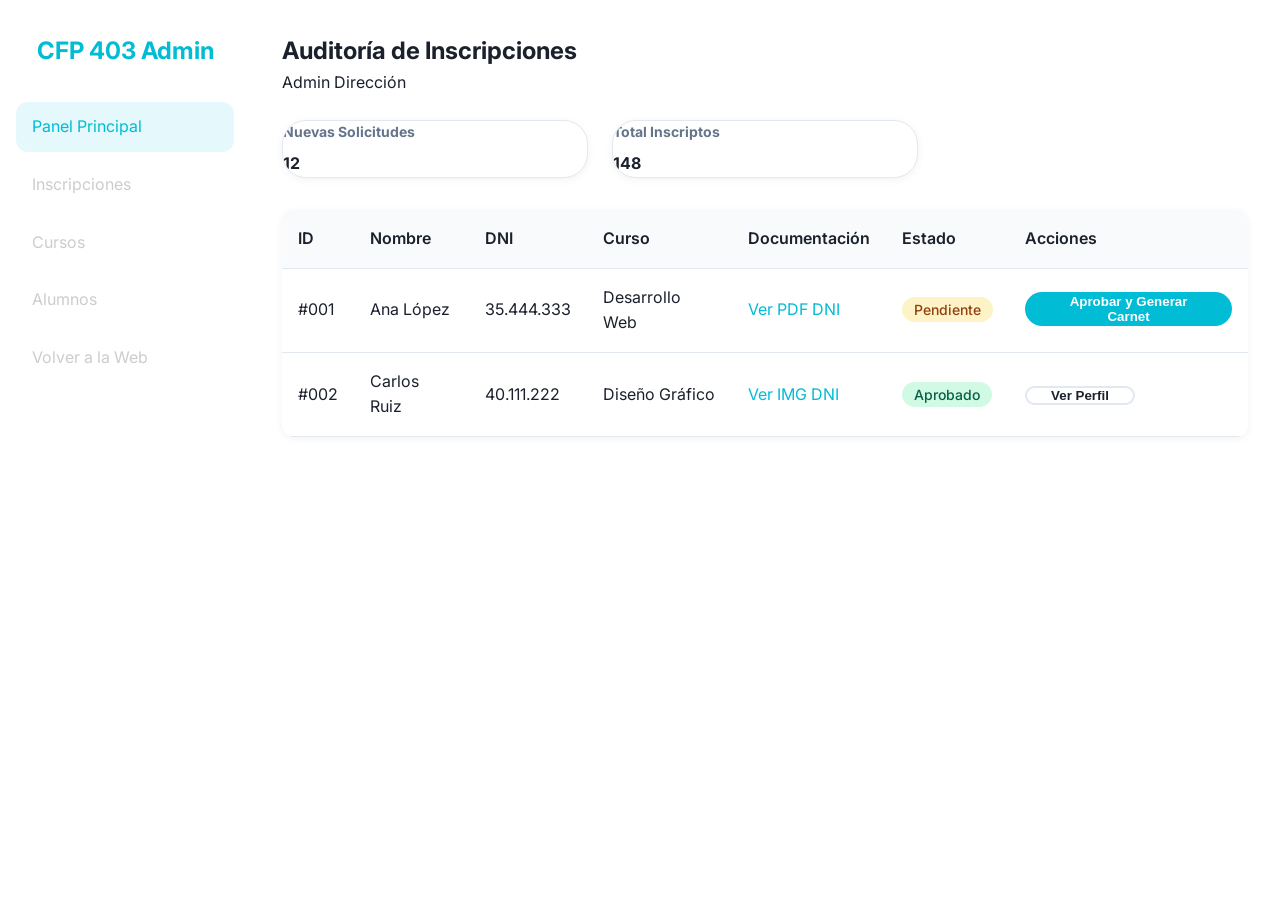
<file: dashboard-admin.html>
<!DOCTYPE html>
<html lang="es">
<head>
    <meta charset="UTF-8">
    <meta name="viewport" content="width=device-width, initial-scale=1.0">
    <title>Panel de Administración | CFP N° 403</title>
    <link href="https://fonts.googleapis.com/css2?family=Inter:wght@300;400;500;600;700&display=swap" rel="stylesheet">
    <link rel="stylesheet" href="css/styles.css">
    <style>
        /* Estilos específicos del Dashboard integrados temporalmente o movidos a styles.css luego */
        body { background-color: var(--color-bg); }
        .dashboard-layout { display: flex; min-height: 100vh; }
        .sidebar { width: 250px; background-color: var(--color-dark); color: white; padding: 2rem 1rem; }
        .sidebar-logo { color: var(--color-primary); font-size: 1.5rem; font-weight: 700; margin-bottom: 2rem; text-align: center; }
        .sidebar-menu { list-style: none; padding: 0; }
        .sidebar-menu li { margin-bottom: 0.5rem; }
        .sidebar-menu a { color: #ccc; text-decoration: none; padding: 0.75rem 1rem; display: block; border-radius: var(--border-radius); transition: all 0.2s; }
        .sidebar-menu a:hover, .sidebar-menu a.active { background-color: rgba(0, 188, 212, 0.1); color: var(--color-primary); }
        .main-content { flex: 1; padding: 2rem; overflow-y: auto; }
        
        .table-container { background: white; border-radius: var(--border-radius); box-shadow: var(--shadow-sm); overflow: hidden; margin-top: 2rem; }
        .admin-table { width: 100%; border-collapse: collapse; }
        .admin-table th, .admin-table td { padding: 1rem; text-align: left; border-bottom: 1px solid var(--color-border); }
        .admin-table th { background-color: #f9fafb; font-weight: 600; color: var(--color-text-light); }
        .admin-table tr:hover { background-color: #f9fafb; }
        
        .status-badge { padding: 0.25rem 0.75rem; border-radius: 999px; font-size: 0.875rem; font-weight: 500; }
        .status-pending { background-color: #fef3c7; color: #92400e; }
        .status-approved { background-color: #d1fae5; color: #065f46; }
        
        .modal { display: none; position: fixed; inset: 0; background: rgba(0,0,0,0.5); align-items: center; justify-content: center; z-index: 1000; }
        .modal.active { display: flex; }
        .modal-content { background: white; padding: 2rem; border-radius: var(--border-radius); width: 90%; max-width: 500px; }
        .qr-placeholder { background: #f3f4f6; width: 200px; height: 200px; margin: 1rem auto; display: flex; align-items: center; justify-content: center; border: 2px dashed #d1d5db; border-radius: var(--border-radius); }
    </style>
</head>
<body>
    <div class="dashboard-layout">
        <!-- Sidebar -->
        <aside class="sidebar">
            <div class="sidebar-logo">CFP 403 Admin</div>
            <ul class="sidebar-menu">
                <li><a href="#" class="active">Panel Principal</a></li>
                <li><a href="#">Inscripciones</a></li>
                <li><a href="#">Cursos</a></li>
                <li><a href="#">Alumnos</a></li>
                <li><a href="index.html">Volver a la Web</a></li>
            </ul>
        </aside>

        <!-- Main Content -->
        <main class="main-content">
            <header class="d-flex justify-content-between align-items-center mb-4">
                <h2>Auditoría de Inscripciones</h2>
                <div class="admin-profile">
                    <span>Admin Dirección</span>
                </div>
            </header>

            <div class="stats-grid grid grid-3">
                <div class="card p-4 border-l-primary">
                    <h3 class="text-gray text-sm">Nuevas Solicitudes</h3>
                    <p class="text-3xl font-bold mt-2">12</p>
                </div>
                <div class="card p-4">
                    <h3 class="text-gray text-sm">Total Inscriptos</h3>
                    <p class="text-3xl font-bold mt-2">148</p>
                </div>
            </div>

            <!-- Table -->
            <div class="table-container">
                <table class="admin-table">
                    <thead>
                        <tr>
                            <th>ID</th>
                            <th>Nombre</th>
                            <th>DNI</th>
                            <th>Curso</th>
                            <th>Documentación</th>
                            <th>Estado</th>
                            <th>Acciones</th>
                        </tr>
                    </thead>
                    <tbody>
                        <tr>
                            <td>#001</td>
                            <td>Ana López</td>
                            <td>35.444.333</td>
                            <td>Desarrollo Web</td>
                            <td><a href="#" class="text-primary" onclick="viewDocument('dni_ana.pdf')">Ver PDF DNI</a></td>
                            <td><span class="status-badge status-pending">Pendiente</span></td>
                            <td>
                                <button class="btn btn-sm btn-primary" onclick="generateCarnet('35444333', 'Ana López')">Aprobar y Generar Carnet</button>
                            </td>
                        </tr>
                        <tr>
                            <td>#002</td>
                            <td>Carlos Ruiz</td>
                            <td>40.111.222</td>
                            <td>Diseño Gráfico</td>
                            <td><a href="#" class="text-primary">Ver IMG DNI</a></td>
                            <td><span class="status-badge status-approved">Aprobado</span></td>
                            <td>
                                <button class="btn btn-sm btn-outline">Ver Perfil</button>
                            </td>
                        </tr>
                    </tbody>
                </table>
            </div>
        </main>
    </div>

    <!-- Modal Generador de Carnet -->
    <div class="modal" id="carnetModal">
        <div class="modal-content text-center">
            <h3>Carnet Virtual Generado</h3>
            <p class="mt-2 text-gray" id="carnetName">Alumno: </p>
            <div class="qr-placeholder">
                <span class="text-gray">[ QR Code Hash DNI ]</span>
            </div>
            <p class="text-sm text-gray mb-4">Este código es único e irrepetible para el alumno.</p>
            <button class="btn btn-primary" onclick="document.getElementById('carnetModal').classList.remove('active')">Cerrar</button>
        </div>
    </div>

    <script>
        // Simulador de funciones de admin
        function viewDocument(docName) {
            alert("Simulando visualizador seguro del documento: " + docName);
        }

        function generateCarnet(dni, nombre) {
            document.getElementById('carnetName').innerText = "Alumno: " + nombre + " (DNI: " + dni + ")";
            document.getElementById('carnetModal').classList.add('active');
            
            // Aquí iría el update vía fetch al backend para cambiar estado a Aprobado
        }
    </script>
</body>
</html>
</file>
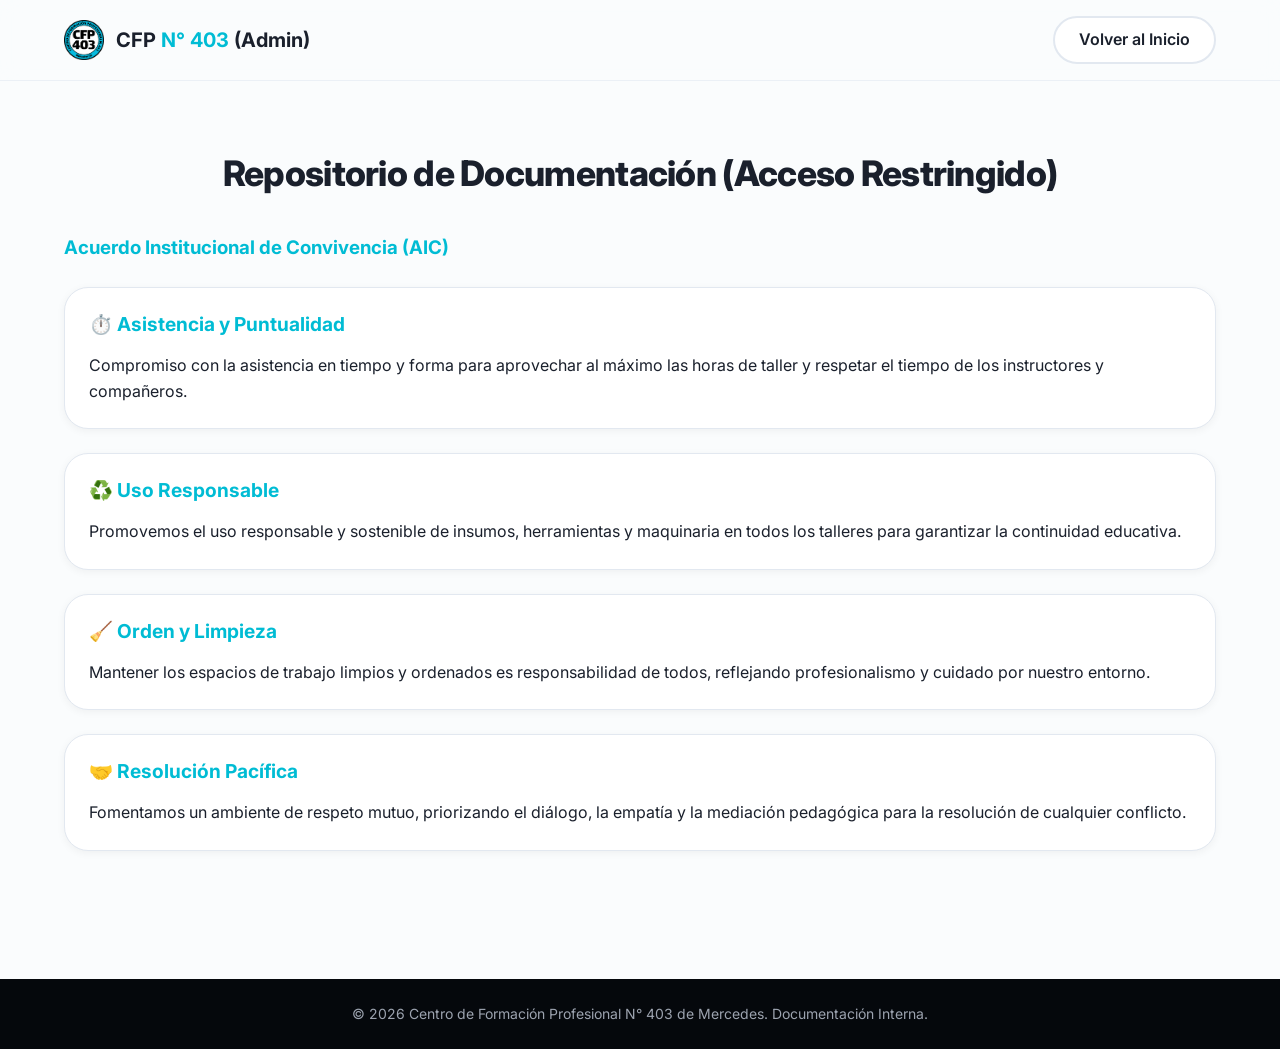
<file: dashboard-docs.html>
<!DOCTYPE html>
<html lang="es">
<head>
    <meta charset="UTF-8">
    <meta name="viewport" content="width=device-width, initial-scale=1.0">
    <title>Documentación Normativa | CFP N° 403</title>
    <link href="https://fonts.googleapis.com/css2?family=Inter:wght@300;400;600;700;800&display=swap" rel="stylesheet">
    <link rel="stylesheet" href="css/styles.css">
</head>
<body class="bg-light">
    <!-- Navbar Simple -->
    <header class="navbar">
        <div class="container nav-container">
            <div class="logo">
                <a href="index.html" class="d-flex align-items-center" style="display: flex; align-items: center; gap: 12px;">
                    <img src="img/LOGO CFP 403 CHICO (1).png" alt="Logo CFP 403" class="nav-logo">
                    <h1>CFP <span class="text-primary">N° 403</span> (Admin)</h1>
                </a>
            </div>
            <nav class="nav-links">
                <a href="index.html" class="btn btn-outline touch-target">Volver al Inicio</a>
            </nav>
        </div>
    </header>

    <main class="container py-5" style="padding: 4rem 1.5rem; min-height: 70vh;">
        <h2 class="section-title text-center mb-5">Repositorio de Documentación (Acceso Restringido)</h2>
        
        <!-- Convivencia Institucional (AIC) -->
        <section id="aic" class="mb-5">
            <h3 class="mb-4 text-primary">Acuerdo Institucional de Convivencia (AIC)</h3>
            <div class="grid grid-2">
                <div class="card p-4">
                    <div class="card-content">
                        <h3 class="text-primary mb-2">⏱️ Asistencia y Puntualidad</h3>
                        <p>Compromiso con la asistencia en tiempo y forma para aprovechar al máximo las horas de taller y respetar el tiempo de los instructores y compañeros.</p>
                    </div>
                </div>
                <div class="card p-4">
                    <div class="card-content">
                        <h3 class="text-primary mb-2">♻️ Uso Responsable</h3>
                        <p>Promovemos el uso responsable y sostenible de insumos, herramientas y maquinaria en todos los talleres para garantizar la continuidad educativa.</p>
                    </div>
                </div>
                <div class="card p-4">
                    <div class="card-content">
                        <h3 class="text-primary mb-2">🧹 Orden y Limpieza</h3>
                        <p>Mantener los espacios de trabajo limpios y ordenados es responsabilidad de todos, reflejando profesionalismo y cuidado por nuestro entorno.</p>
                    </div>
                </div>
                <div class="card p-4">
                    <div class="card-content">
                        <h3 class="text-primary mb-2">🤝 Resolución Pacífica</h3>
                        <p>Fomentamos un ambiente de respeto mutuo, priorizando el diálogo, la empatía y la mediación pedagógica para la resolución de cualquier conflicto.</p>
                    </div>
                </div>
            </div>
        </section>
    </main>

    <!-- Footer Simple -->
    <footer class="footer-bottom mt-5">
        <div class="container">
            <p>&copy; 2026 Centro de Formación Profesional N° 403 de Mercedes. Documentación Interna.</p>
        </div>
    </footer>
</body>
</html>
</file>
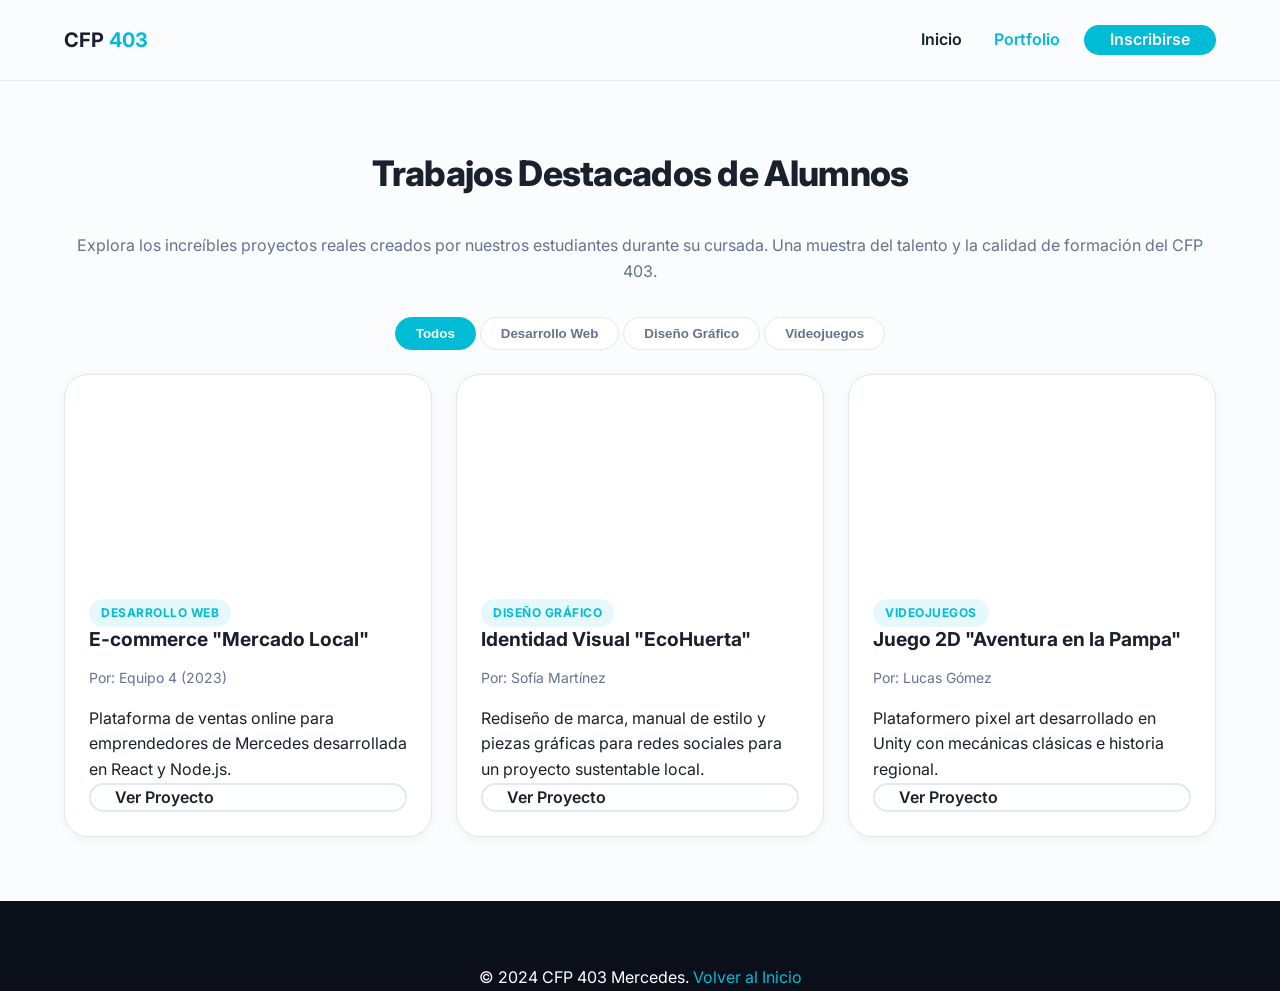
<file: portfolio.html>
<!DOCTYPE html>
<html lang="es">
<head>
    <meta charset="UTF-8">
    <meta name="viewport" content="width=device-width, initial-scale=1.0">
    <title>Portfolio de Alumnos | CFP N° 403 Mercedes</title>
    <link href="https://fonts.googleapis.com/css2?family=Inter:wght@300;400;600;700&display=swap" rel="stylesheet">
    <link rel="stylesheet" href="css/styles.css">
</head>
<body>
    <!-- Navbar -->
    <header class="navbar">
        <div class="container nav-container">
            <div class="logo">
                <a href="index.html">
                    <h1>CFP <span class="text-primary">403</span></h1>
                </a>
            </div>
            <nav class="nav-links">
                <a href="index.html">Inicio</a>
                <a href="portfolio.html" class="active">Portfolio</a>
                <a href="register.html" class="btn btn-primary">Inscribirse</a>
            </nav>
        </div>
    </header>

    <main class="section bg-light" style="min-height: 80vh;">
        <div class="container">
            <div class="text-center mb-5">
                <h2 class="section-title">Trabajos Destacados de Alumnos</h2>
                <p class="text-gray max-w-2xl mx-auto">Explora los increíbles proyectos reales creados por nuestros estudiantes durante su cursada. Una muestra del talento y la calidad de formación del CFP 403.</p>
            </div>

            <!-- Filtros de Portfolio -->
            <div class="portfolio-filters text-center mb-4">
                <button class="filter-btn active" data-filter="all">Todos</button>
                <button class="filter-btn" data-filter="web">Desarrollo Web</button>
                <button class="filter-btn" data-filter="diseno">Diseño Gráfico</button>
                <button class="filter-btn" data-filter="videojuegos">Videojuegos</button>
            </div>

            <!-- Galería -->
            <div class="grid grid-3" id="portfolioGallery">
                <!-- Item 1 -->
                <div class="portfolio-item card" data-category="web">
                    <div class="card-image bg-tech-1" style="height: 200px;"></div>
                    <div class="card-content">
                        <span class="badge">Desarrollo Web</span>
                        <h3>E-commerce "Mercado Local"</h3>
                        <p class="text-sm text-gray mb-3">Por: Equipo 4 (2023)</p>
                        <p>Plataforma de ventas online para emprendedores de Mercedes desarrollada en React y Node.js.</p>
                        <a href="#" class="btn btn-outline btn-sm mt-3">Ver Proyecto</a>
                    </div>
                </div>

                <!-- Item 2 -->
                <div class="portfolio-item card" data-category="diseno">
                    <div class="card-image bg-tech-2" style="height: 200px;"></div>
                    <div class="card-content">
                        <span class="badge">Diseño Gráfico</span>
                        <h3>Identidad Visual "EcoHuerta"</h3>
                        <p class="text-sm text-gray mb-3">Por: Sofía Martínez</p>
                        <p>Rediseño de marca, manual de estilo y piezas gráficas para redes sociales para un proyecto sustentable local.</p>
                        <a href="#" class="btn btn-outline btn-sm mt-3">Ver Proyecto</a>
                    </div>
                </div>

                <!-- Item 3 -->
                <div class="portfolio-item card" data-category="videojuegos">
                    <div class="card-image bg-tech-3" style="height: 200px;"></div>
                    <div class="card-content">
                        <span class="badge">Videojuegos</span>
                        <h3>Juego 2D "Aventura en la Pampa"</h3>
                        <p class="text-sm text-gray mb-3">Por: Lucas Gómez</p>
                        <p>Plataformero pixel art desarrollado en Unity con mecánicas clásicas e historia regional.</p>
                        <a href="#" class="btn btn-outline btn-sm mt-3">Ver Proyecto</a>
                    </div>
                </div>
            </div>
        </div>
    </main>

    <!-- Footer Simple -->
    <footer class="footer">
        <div class="container text-center">
            <p>&copy; 2024 CFP 403 Mercedes. <a href="index.html" class="text-primary">Volver al Inicio</a></p>
        </div>
    </footer>

    <script src="js/main.js"></script>
</body>
</html>
</file>
<file: css/styles.css>
/* Reset & Base Styles */
:root {
    --color-primary: #00BCD4;      /* Celeste Cyan CFP403 */
    --color-primary-dark: #0097a7;
    --color-institucional-gradient: linear-gradient(135deg, #B12A7C, #00BCD4);
    --color-dark-bg: #0B0F19;      /* Fondo oscuro */
    --color-light-bg: #FAFCFD;     /* Fondo principal */
    --color-surface: #FFFFFF;      /* Superficie tarjetas Bento */
    --text-dark: #1A202C;
    --text-light: #FFFFFF;
    --text-gray: #64748b;
    
    --color-border: #e2e8f0;
    --color-danger: #ef4444;
    --color-success: #10b981;
    
    --font-main: 'Inter', sans-serif;
    
    --border-radius-lg: 24px;
    --border-radius: 12px;
    --shadow-sm: 0 2px 8px rgba(0,0,0,0.05);
    --shadow-md: 0 8px 24px rgba(0,0,0,0.08);
    --shadow-lg: 0 16px 40px rgba(0,0,0,0.12);
    
    --transition: all 0.3s cubic-bezier(0.4, 0, 0.2, 1);
}

* {
    margin: 0;
    padding: 0;
    box-sizing: border-box;
}

body {
    font-family: var(--font-main);
    color: var(--text-dark);
    background-color: var(--color-light-bg);
    line-height: 1.6;
    -webkit-font-smoothing: antialiased;
    overflow-x: hidden;
}

body.no-scroll {
    overflow: hidden;
}

a {
    text-decoration: none;
    color: inherit;
    transition: var(--transition);
}

img {
    max-width: 100%;
    height: auto;
}

/* Mobile-First Touch Targets */
.touch-target {
    min-height: 48px;
    min-width: 48px;
    display: inline-flex;
    align-items: center;
    justify-content: center;
}

/* Utilities */
.container {
    width: 100%;
    max-width: 1200px;
    margin: 0 auto;
    padding: 0 1.5rem;
}
.text-primary { color: var(--color-primary); }
.text-gray { color: var(--text-gray); }
.font-bold { font-weight: 700; }
.mb-2 { margin-bottom: 0.5rem; }
.mb-3 { margin-bottom: 1rem; }
.mb-4 { margin-bottom: 1.5rem; }
.mb-5 { margin-bottom: 2rem; }
.mt-2 { margin-top: 0.5rem; }
.mt-4 { margin-top: 1.5rem; }
.mt-5 { margin-top: 2rem; }
.pb-0 { padding-bottom: 0 !important; }
.py-5 { padding-top: 4rem; padding-bottom: 4rem; }
.text-sm { font-size: 0.875rem; }
.text-center { text-align: center; }
.bg-light { background-color: var(--color-light-bg); }
.relative { position: relative; }
.z-10 { z-index: 10; }

/* Splash Screen */
#splash-screen {
    position: fixed;
    inset: 0;
    background-color: var(--color-light-bg);
    z-index: 9999;
    display: flex;
    align-items: center;
    justify-content: center;
    transition: opacity 0.6s ease;
}
.splash-logo {
    width: 150px;
    transform: scale(1);
    transition: transform 0.8s cubic-bezier(0.16, 1, 0.3, 1), top 0.8s ease, left 0.8s ease;
}
#splash-screen.fade-out {
    opacity: 0;
    pointer-events: none;
}

/* Navbar */
.navbar {
    background-color: rgba(250, 252, 253, 0.85);
    backdrop-filter: blur(12px);
    -webkit-backdrop-filter: blur(12px);
    border-bottom: 1px solid rgba(226, 232, 240, 0.6);
    position: sticky;
    top: 0;
    z-index: 100;
}
.nav-container {
    display: flex;
    justify-content: space-between;
    align-items: center;
    height: 80px;
}
.nav-logo {
    height: 40px;
    border-radius: 4px;
}
.logo h1 {
    font-size: 1.25rem;
    font-weight: 700;
}
.nav-links {
    display: flex;
    gap: 1rem;
    align-items: center;
}
.nav-links a:not(.btn) {
    font-weight: 600;
    padding: 0 0.5rem;
}
.nav-links a:not(.btn):hover, .nav-links a.active:not(.btn) {
    color: var(--color-primary);
}
.mobile-menu-btn {
    display: none;
    background: none;
    border: none;
    cursor: pointer;
    flex-direction: column;
    gap: 5px;
    padding: 10px;
}
.mobile-menu-btn span {
    width: 24px;
    height: 2px;
    background-color: var(--text-dark);
    transition: var(--transition);
}

/* Buttons */
.btn {
    padding: 0 1.5rem;
    border-radius: 999px;
    font-weight: 600;
    cursor: pointer;
    border: 2px solid transparent;
    transition: var(--transition);
}
.btn-primary { background-color: var(--color-primary); color: white; }
.btn-primary:hover { background-color: var(--color-primary-dark); box-shadow: var(--shadow-md); transform: translateY(-1px); }
.btn-gradient { background: var(--color-institucional-gradient); color: white; border: none; box-shadow: 0 4px 15px rgba(0, 188, 212, 0.2); }
.btn-gradient:hover { box-shadow: 0 6px 20px rgba(177, 42, 124, 0.3); transform: translateY(-2px); }
.btn-outline { border-color: var(--color-border); color: var(--text-dark); background: white;}
.btn-outline:hover { border-color: var(--color-primary); color: var(--color-primary); }
.btn-large { padding: 0 2rem; font-size: 1.1rem; height: 56px; }
.btn-block { width: 100%; display: flex; }

/* Hero Animada */
.hero-slideshow {
    position: relative;
    padding: 8rem 0 6rem;
    text-align: center;
    color: var(--text-light);
    overflow: hidden;
    min-height: 80vh;
    display: flex;
    align-items: center;
}
.hero-bg-layer {
    position: absolute;
    inset: 0;
    background-size: cover;
    background-position: center;
    opacity: 0;
    transition: opacity 1.5s ease-in-out;
    z-index: 1;
}
.hero-bg-layer.slide-active {
    opacity: 1;
}
.hero-overlay {
    position: absolute;
    inset: 0;
    background: linear-gradient(to bottom, rgba(11, 15, 25, 0.8), rgba(11, 15, 25, 0.95));
    z-index: 2;
}
.hero-content {
    position: relative;
    z-index: 10;
}
.hero-logo {
    max-width: 120px;
    margin: 0 auto 1.5rem;
    display: block;
    border-radius: 8px;
    animation: fadeInUp 1s ease-out;
}
@keyframes fadeInUp {
    from {
        opacity: 0;
        transform: translateY(20px);
    }
    to {
        opacity: 1;
        transform: translateY(0);
    }
}
.text-gradient {
    background: var(--color-institucional-gradient);
    -webkit-background-clip: text;
    -webkit-text-fill-color: transparent;
    background-clip: text;
}
.hero-title { font-size: 3.5rem; font-weight: 800; line-height: 1.2; margin-bottom: 1.5rem; letter-spacing: -0.03em;}
.hero-subtitle { font-size: 1.125rem; color: rgba(255,255,255,0.8); margin: 0 auto 2.5rem; max-width: 600px; }

/* Typewriter Cursor & Text */
.typewriter-text, .typewriter-cursor {
    font-size: 1.8rem;
}
.typewriter-cursor {
    animation: blink 0.8s infinite;
    color: var(--color-primary);
    font-weight: 300;
}
@keyframes blink {
    0%, 100% { opacity: 1; }
    50% { opacity: 0; }
}

/* Sections */
.section { padding: 4rem 0; }
.section-title { font-size: 2.2rem; font-weight: 800; margin-bottom: 2rem; letter-spacing: -0.02em;}

/* Bento Grid */
.bento-grid {
    display: grid;
    grid-template-columns: 1fr;
    gap: 1.5rem;
}
.bento-card {
    background: var(--color-surface);
    border-radius: var(--border-radius-lg);
    box-shadow: var(--shadow-sm);
    border: 1px solid var(--color-border);
    overflow: hidden;
    position: relative;
    display: flex;
    flex-direction: column;
}
.bento-content {
    padding: 2rem;
    position: relative;
    z-index: 2;
}

/* Institucional Bento */
.bento-institucional {
    grid-column: 1 / -1;
    min-height: 400px;
    justify-content: center;
}
.bento-institucional .bento-content {
    max-width: 600px;
    background: rgba(255,255,255,0.9);
    margin: 2rem;
    border-radius: var(--border-radius);
    backdrop-filter: blur(10px);
}
.bento-image-bg {
    position: absolute;
    inset: 0;
    background-size: cover;
    background-position: center;
    z-index: 1;
}

/* Touch Swipe Carousels & Drag-to-Scroll Desktop Support */
.touch-swipe-carousel {
    display: flex;
    overflow-x: auto;
    scroll-snap-type: x mandatory;
    gap: 1.25rem;
    -ms-overflow-style: none; /* IE/Edge */
    scrollbar-width: none; /* Firefox */
    cursor: grab;
    user-select: none;
    -webkit-user-select: none;
    scroll-behavior: smooth;
    padding-bottom: 0.5rem;
}
.touch-swipe-carousel::-webkit-scrollbar { display: none; } /* Chrome/Safari */

.touch-swipe-carousel.is-dragging {
    cursor: grabbing !important;
    scroll-snap-type: none !important;
    scroll-behavior: auto !important;
}

/* Controles de Navegación de Carruseles (Flechas PC/Móvil) */
.carousel-nav-controls {
    display: inline-flex;
    align-items: center;
    gap: 8px;
    flex-shrink: 0;
}

.carousel-nav-btn {
    width: 36px;
    height: 36px;
    border-radius: 50%;
    display: inline-flex;
    align-items: center;
    justify-content: center;
    background: rgba(255, 255, 255, 0.12);
    border: 1px solid rgba(255, 255, 255, 0.16);
    color: #ffffff;
    cursor: pointer;
    transition: all 0.2s cubic-bezier(0.4, 0, 0.2, 1);
    backdrop-filter: blur(8px);
    -webkit-backdrop-filter: blur(8px);
    padding: 0;
}

.carousel-nav-btn:hover:not(:disabled) {
    background: var(--color-primary);
    color: #ffffff;
    border-color: var(--color-primary);
    transform: translateY(-2px);
    box-shadow: 0 4px 14px rgba(0, 188, 212, 0.45);
}

.carousel-nav-btn:active:not(:disabled) {
    transform: scale(0.92);
}

.carousel-nav-btn:disabled {
    opacity: 0.25;
    cursor: not-allowed;
    pointer-events: none;
}

.carousel-nav-btn.light {
    background: #ffffff;
    border: 1px solid var(--color-border);
    color: var(--text-dark);
    box-shadow: var(--shadow-sm);
}

.carousel-nav-btn.light:hover:not(:disabled) {
    background: var(--color-primary);
    color: #ffffff;
    border-color: var(--color-primary);
    box-shadow: 0 4px 12px rgba(0, 188, 212, 0.3);
}

/* Indicadores de Puntos (Dots) */
.carousel-dots {
    display: flex;
    justify-content: center;
    align-items: center;
    gap: 8px;
    padding: 0 2rem 1.25rem;
}

.carousel-dots.light {
    padding: 1.25rem 0 0;
}

.carousel-dot {
    width: 8px;
    height: 8px;
    border-radius: 999px;
    background: rgba(255, 255, 255, 0.25);
    border: none;
    cursor: pointer;
    transition: all 0.3s cubic-bezier(0.4, 0, 0.2, 1);
    padding: 0;
}

.carousel-dot.active {
    width: 24px;
    background: var(--color-primary);
    box-shadow: 0 0 10px rgba(0, 188, 212, 0.6);
}

.carousel-dots.light .carousel-dot {
    background: #cbd5e1;
}

.carousel-dots.light .carousel-dot.active {
    background: var(--color-primary);
}

/* Novedades (Carousel Bento) */
.bento-novedades {
    background: var(--color-dark-bg);
    color: white;
    display: flex;
    flex-direction: column;
    justify-content: space-between;
}

.bento-header {
    display: flex;
    justify-content: space-between;
    align-items: center;
    padding: 1.75rem 2rem 1rem;
    gap: 1rem;
}

.bento-header h3 {
    margin: 0;
    font-size: 1.25rem;
    line-height: 1.2;
}

.bento-subtitle {
    display: block;
    font-size: 0.8rem;
    color: #94a3b8;
    margin-top: 4px;
    font-weight: 400;
}

.novedades-carousel {
    padding: 0 2rem 1rem;
}

.news-card {
    flex: 0 0 calc(100% - 24px);
    min-width: 240px;
    max-width: 340px;
    background: rgba(255, 255, 255, 0.08);
    border-radius: var(--border-radius);
    padding: 1.5rem;
    scroll-snap-align: start;
    border: 1px solid rgba(255, 255, 255, 0.08);
    transition: transform 0.25s ease, background 0.25s ease, border-color 0.25s ease, box-shadow 0.25s ease;
    display: flex;
    flex-direction: column;
    justify-content: space-between;
}

.news-card:hover {
    background: rgba(255, 255, 255, 0.12);
    border-color: rgba(0, 188, 212, 0.45);
    transform: translateY(-2px);
    box-shadow: 0 8px 24px rgba(0, 0, 0, 0.3);
}

.news-card h4 {
    margin: 0.5rem 0;
    font-size: 1.15rem;
    line-height: 1.3;
    color: #ffffff;
}

/* Entornos Carousel */
.entornos-carousel .entorno-card {
    min-width: 320px;
    flex: 0 0 320px;
    height: 350px;
    border-radius: var(--border-radius-lg);
    background-size: cover;
    background-position: center;
    scroll-snap-align: center;
    position: relative;
    display: flex;
    align-items: flex-end;
    padding: 2rem;
    color: white;
    box-shadow: var(--shadow-md);
    transition: transform 0.3s ease, box-shadow 0.3s ease;
}

.entornos-carousel .entorno-card:hover {
    transform: translateY(-4px);
    box-shadow: var(--shadow-lg);
}

.entorno-info h3 {
    font-size: 1.5rem;
    margin-bottom: 0.5rem;
}

.entorno-info p {
    font-size: 0.95rem;
    opacity: 0.9;
}

/* Tabs Filtrado Cursos */
.course-filters {
    display: flex;
    justify-content: center;
    gap: 0.5rem;
    flex-wrap: wrap;
    margin-bottom: 2rem;
}
.filter-btn {
    background: white;
    border: 1px solid var(--color-border);
    border-radius: 999px;
    padding: 0.5rem 1.25rem;
    font-weight: 600;
    color: var(--text-gray);
    cursor: pointer;
    transition: var(--transition);
}
.filter-btn:hover {
    border-color: var(--color-primary);
    color: var(--color-primary);
}
.filter-btn.active {
    background: var(--color-primary);
    color: white;
    border-color: var(--color-primary);
}

/* Course Cards Grid */
.course-grid-container {
    transition: height 0.3s ease;
}
.grid { display: grid; gap: 1.5rem; }
.grid-3 { grid-template-columns: repeat(auto-fill, minmax(280px, 1fr)); }

.filter-item {
    transition: transform 0.4s ease, opacity 0.4s ease;
}
.filter-item.hide {
    display: none;
}

.card {
    background: var(--color-surface);
    border-radius: var(--border-radius-lg);
    box-shadow: var(--shadow-sm);
    border: 1px solid var(--color-border);
    transition: var(--transition);
    cursor: pointer;
    overflow: hidden;
    display: flex;
    flex-direction: column;
}
.card:hover {
    box-shadow: var(--shadow-lg);
    transform: translateY(-4px);
    border-color: var(--color-primary);
}
.card-img {
    width: 100%;
    height: 180px;
    object-fit: cover;
    border-bottom: 1px solid var(--color-border);
}
.card-content { padding: 1.5rem; flex: 1; display: flex; flex-direction: column;}
.card-content h3 { font-size: 1.2rem; font-weight: 700; line-height: 1.3; margin-bottom: 1rem; flex: 1;}
.badge { display: inline-flex; align-items: center; padding: 0 12px; height: 28px; border-radius: 999px; font-size: 0.75rem; font-weight: 700; background: rgba(0, 188, 212, 0.1); color: var(--color-primary); width: fit-content; text-transform: uppercase; letter-spacing: 0.5px;}
.course-cta { font-weight: 600; color: var(--color-primary); font-size: 0.9rem; margin-top: auto;}

/* Slide-over Modal */
.slide-over-overlay {
    position: fixed;
    inset: 0;
    background: rgba(11, 15, 25, 0.4);
    backdrop-filter: blur(8px);
    -webkit-backdrop-filter: blur(8px);
    z-index: 1000;
    display: flex;
    justify-content: flex-end;
    opacity: 0;
    pointer-events: none;
    transition: opacity 0.3s ease;
}
.slide-over-overlay.active {
    opacity: 1;
    pointer-events: auto;
}
.slide-over-panel {
    width: 100%;
    max-width: 450px;
    background: var(--color-surface);
    height: 100%;
    transform: translateX(100%);
    transition: transform 0.4s cubic-bezier(0.4, 0, 0.2, 1);
    display: flex;
    flex-direction: column;
    box-shadow: -10px 0 30px rgba(0,0,0,0.1);
}
.slide-over-overlay.active .slide-over-panel {
    transform: translateX(0);
}
.slide-over-header {
    padding: 1.5rem;
    border-bottom: 1px solid var(--color-border);
    display: flex;
    justify-content: space-between;
    align-items: center;
}
.slide-over-header h3 { font-size: 1.25rem; font-weight: 800; padding-right: 1rem;}
.close-btn {
    background: #f1f5f9;
    border: none;
    border-radius: 50%;
    width: 40px;
    height: 40px;
    font-size: 1.5rem;
    display: flex;
    align-items: center;
    justify-content: center;
    cursor: pointer;
    color: var(--text-gray);
}
.slide-over-body {
    padding: 1.5rem;
    overflow-y: auto;
    flex: 1;
}
.modal-banner {
    width: 100%;
    height: 200px;
    object-fit: cover;
    border-radius: var(--border-radius);
    margin-bottom: 1.5rem;
}
.modal-info {
    display: flex;
    flex-direction: column;
    gap: 0.75rem;
    background: #f8fafc;
    padding: 1.25rem;
    border-radius: var(--border-radius);
    margin-bottom: 1.5rem;
}
.info-row { display: flex; align-items: center; gap: 0.5rem; font-size: 0.95rem;}
.modal-section { margin-bottom: 1.5rem; }
.modal-section h4 { font-size: 1.1rem; margin-bottom: 0.5rem; font-weight: 700; }
.modal-list { padding-left: 1.25rem; margin-top: 0.5rem; }
.slide-over-footer {
    padding: 1.5rem;
    border-top: 1px solid var(--color-border);
    background: white;
}

/* Modal High Contrast Box */
.modal-highlight-box {
    background-color: var(--color-dark-bg);
    color: var(--text-light);
    padding: 1.5rem;
    border-radius: var(--border-radius);
    margin-top: 1rem;
    box-shadow: inset 0 2px 4px rgba(0,0,0,0.2);
    border-left: 4px solid var(--color-primary);
}
.modal-highlight-box h4 {
    color: var(--color-primary);
    margin-bottom: 0.75rem;
    font-size: 1.1rem;
}

/* CTA Inscripción */
.cta-inscripcion {
    height: 50px;
    font-size: 1.1rem;
    text-transform: uppercase;
    letter-spacing: 0.5px;
    box-shadow: 0 4px 15px rgba(0, 188, 212, 0.3);
}

/* Floating Instagram Button */
.floating-btn {
    position: fixed;
    bottom: 24px;
    right: 24px;
    width: 56px;
    height: 56px;
    background: linear-gradient(45deg, #f09433 0%, #e6683c 25%, #dc2743 50%, #cc2366 75%, #bc1888 100%);
    color: white;
    border-radius: 50%;
    box-shadow: var(--shadow-lg);
    z-index: 900;
}

/* Footer */
.footer { background: var(--color-dark-bg); color: white; padding: 4rem 0 0; }
.footer-grid { display: grid; grid-template-columns: repeat(auto-fit, minmax(250px, 1fr)); gap: 2.5rem; margin-bottom: 2rem;}
.footer-col h4 { color: var(--color-primary); margin-bottom: 1rem; }
.footer-col ul { list-style: none; }
.footer-banner { text-align: center; padding: 2rem 0; border-top: 1px solid rgba(255,255,255,0.1); }
.footer-banner img { max-width: 250px; opacity: 0.8; }
.footer-bottom { background: #05080c; padding: 1.5rem 0; text-align: center; font-size: 0.875rem; color: #9ca3af; }

/* Responsive Media Queries */
@media (max-width: 640px) {
    .d-none-mobile {
        display: none !important;
    }
}

@media (min-width: 768px) {
    .bento-grid { grid-template-columns: 1fr 1fr; }
    .bento-institucional { grid-column: 1 / -1; }
    .bento-novedades { grid-column: 1 / -1; }
}
@media (min-width: 1024px) {
    .bento-grid { grid-template-columns: 2fr 1fr; grid-template-rows: auto; }
    .bento-institucional { grid-column: 1 / 2; }
    .bento-novedades { grid-column: 2 / 3; }
}

/* ==========================================================================
   FORMS, AUTH & DASHBOARD
   ========================================================================== */

/* Layout Auth */
.auth-container {
    min-height: 100vh;
    display: flex;
    align-items: center;
    justify-content: center;
    background: var(--color-light-bg);
    padding: 2rem;
}
.auth-card {
    background: var(--color-surface);
    border-radius: var(--border-radius-lg);
    box-shadow: var(--shadow-lg);
    width: 100%;
    max-width: 500px;
    padding: 3rem 2rem;
    border: 1px solid var(--color-border);
}
.auth-card.large {
    max-width: 800px;
}
.auth-header {
    text-align: center;
    margin-bottom: 2rem;
}
.auth-header img {
    height: 60px;
    margin-bottom: 1rem;
    border-radius: 8px;
}

/* Form Controls */
.form-group {
    margin-bottom: 1.25rem;
}
.form-group label {
    display: block;
    font-weight: 600;
    margin-bottom: 0.5rem;
    color: var(--text-dark);
}
.form-control {
    width: 100%;
    padding: 0.75rem 1rem;
    border: 1px solid var(--color-border);
    border-radius: var(--border-radius);
    font-family: inherit;
    font-size: 1rem;
    transition: var(--transition);
    background-color: #f8fafc;
}
.form-control:focus {
    outline: none;
    border-color: var(--color-primary);
    background-color: white;
    box-shadow: 0 0 0 3px rgba(0, 188, 212, 0.1);
}
.form-control:disabled {
    background-color: #e2e8f0;
    cursor: not-allowed;
    color: var(--text-gray);
}
.form-text {
    display: block;
    margin-top: 0.25rem;
    font-size: 0.85rem;
    color: var(--text-gray);
}

/* Stepper */
.stepper-header {
    display: flex;
    justify-content: space-between;
    margin-bottom: 2rem;
    position: relative;
}
.stepper-header::before {
    content: '';
    position: absolute;
    top: 50%;
    left: 0;
    right: 0;
    height: 2px;
    background: var(--color-border);
    z-index: 1;
    transform: translateY(-50%);
}
.step {
    background: var(--color-surface);
    border: 2px solid var(--color-border);
    color: var(--text-gray);
    width: 40px;
    height: 40px;
    border-radius: 50%;
    display: flex;
    align-items: center;
    justify-content: center;
    font-weight: bold;
    position: relative;
    z-index: 2;
    transition: var(--transition);
}
.step.active {
    border-color: var(--color-primary);
    background: var(--color-primary);
    color: white;
}
.step-content {
    display: none;
    animation: fadeIn 0.4s ease;
}
.step-content.active {
    display: block;
}
@keyframes fadeIn {
    from { opacity: 0; transform: translateY(10px); }
    to { opacity: 1; transform: translateY(0); }
}

/* Alerts / Banners */
.alert {
    padding: 1rem 1.25rem;
    border-radius: var(--border-radius);
    margin-bottom: 1.5rem;
    font-weight: 600;
}
.alert-info {
    background: rgba(0, 188, 212, 0.1);
    color: var(--color-primary-dark);
    border: 1px solid rgba(0, 188, 212, 0.2);
}
.alert-danger {
    background: rgba(239, 68, 68, 0.1);
    color: var(--color-danger);
    border: 1px solid rgba(239, 68, 68, 0.2);
}

/* Modal General */
.modal-overlay {
    position: fixed;
    inset: 0;
    background: rgba(11, 15, 25, 0.6);
    backdrop-filter: blur(4px);
    z-index: 2000;
    display: flex;
    align-items: center;
    justify-content: center;
    opacity: 0;
    pointer-events: none;
    transition: opacity 0.3s ease;
}
.modal-overlay.active {
    opacity: 1;
    pointer-events: auto;
}
.modal-box {
    background: var(--color-surface);
    width: 90%;
    max-width: 400px;
    border-radius: var(--border-radius-lg);
    padding: 2rem;
    box-shadow: var(--shadow-lg);
    transform: scale(0.9);
    transition: transform 0.3s cubic-bezier(0.4, 0, 0.2, 1);
    text-align: center;
}
.modal-overlay.active .modal-box {
    transform: scale(1);
}

@media (max-width: 768px) {
    .hero-title { font-size: 2.5rem; }
    .typewriter-text, .typewriter-cursor { font-size: 1.25rem; }
    .nav-links {
        display: none;
        position: absolute;
        top: 100%; left: 0; width: 100%;
        background: var(--color-surface);
        flex-direction: column;
        padding: 1rem;
        box-shadow: var(--shadow-lg);
        gap: 0;
    }
    .nav-links.active { display: flex; }
    .nav-links a { width: 100%; padding: 1rem !important; border-bottom: 1px solid var(--color-border); justify-content: flex-start;}
    .nav-links a.btn { margin-top: 1rem; justify-content: center; border: none;}
    .mobile-menu-btn { display: flex; }
    
    .bento-institucional .bento-content { margin: 1rem; padding: 1.5rem;}
    
    .entornos-carousel .entorno-card {
        min-width: 280px;
        height: 300px;
    }
}
</file>
